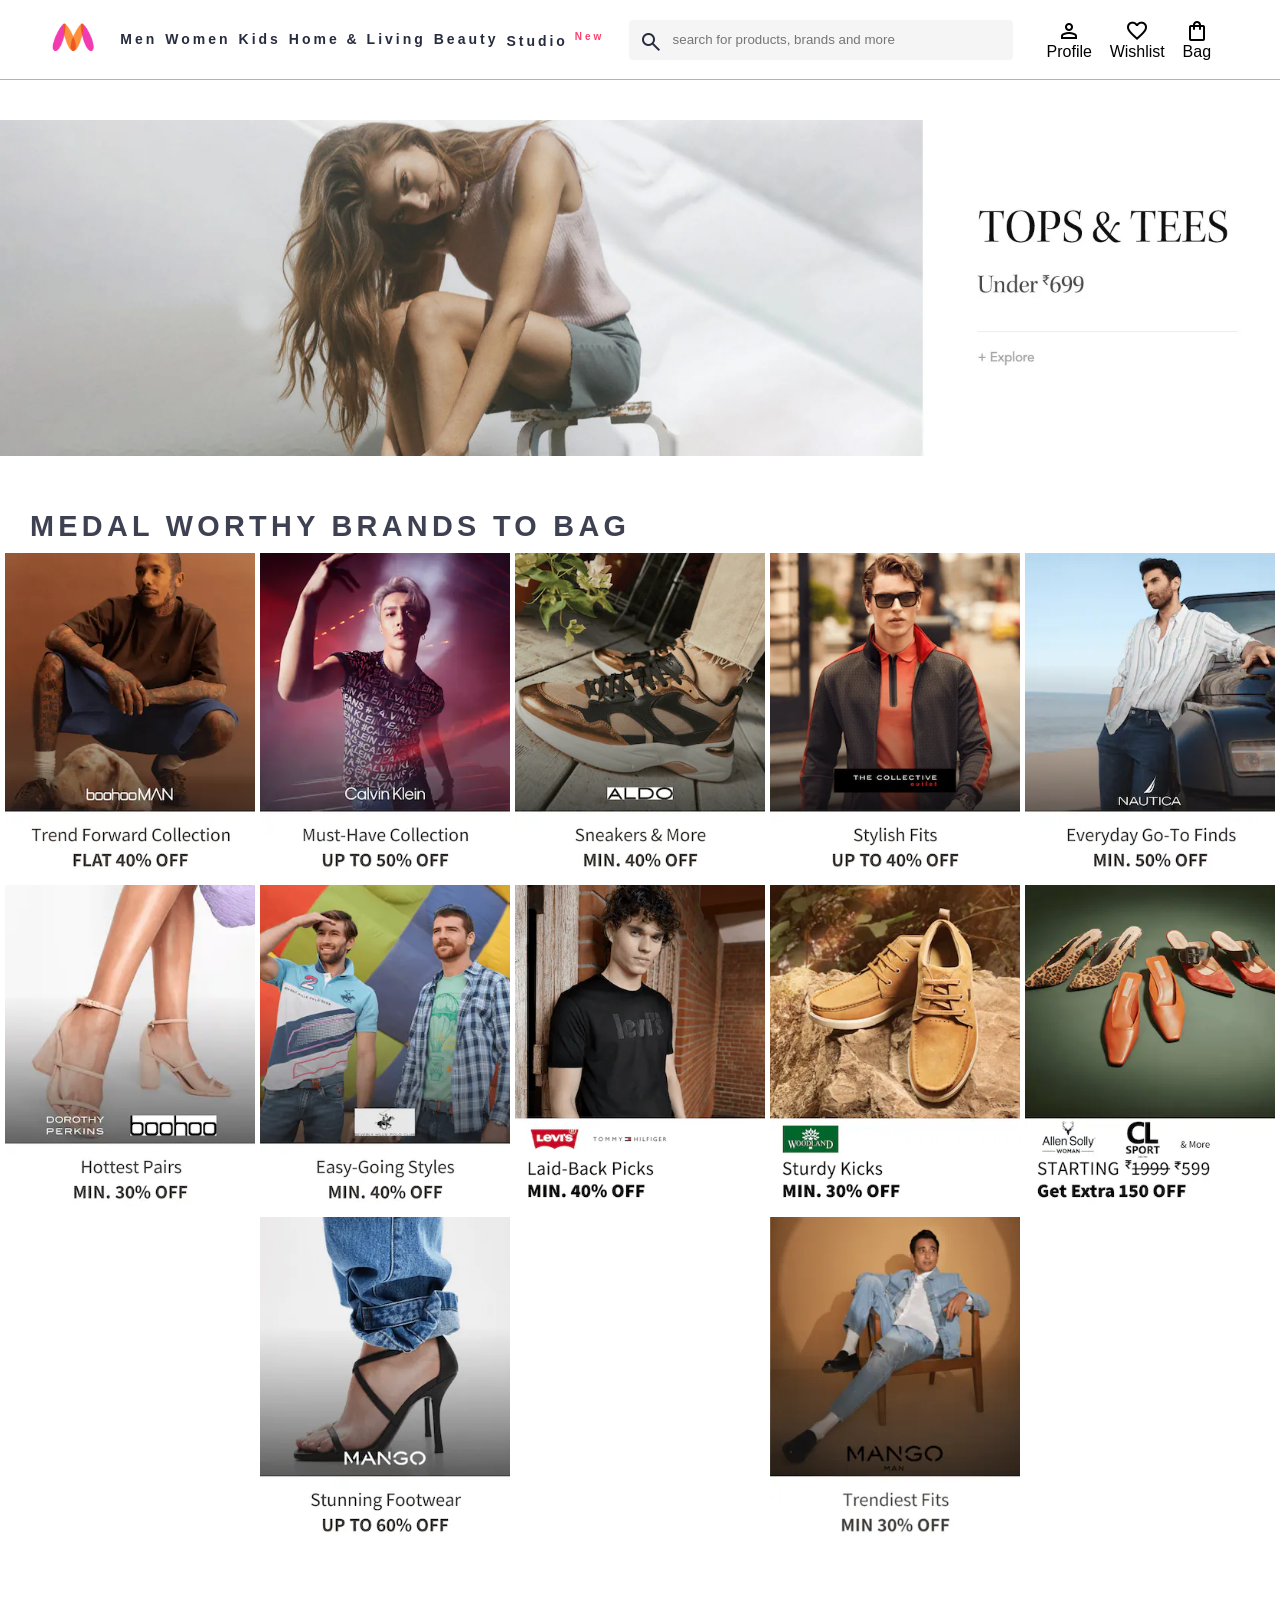
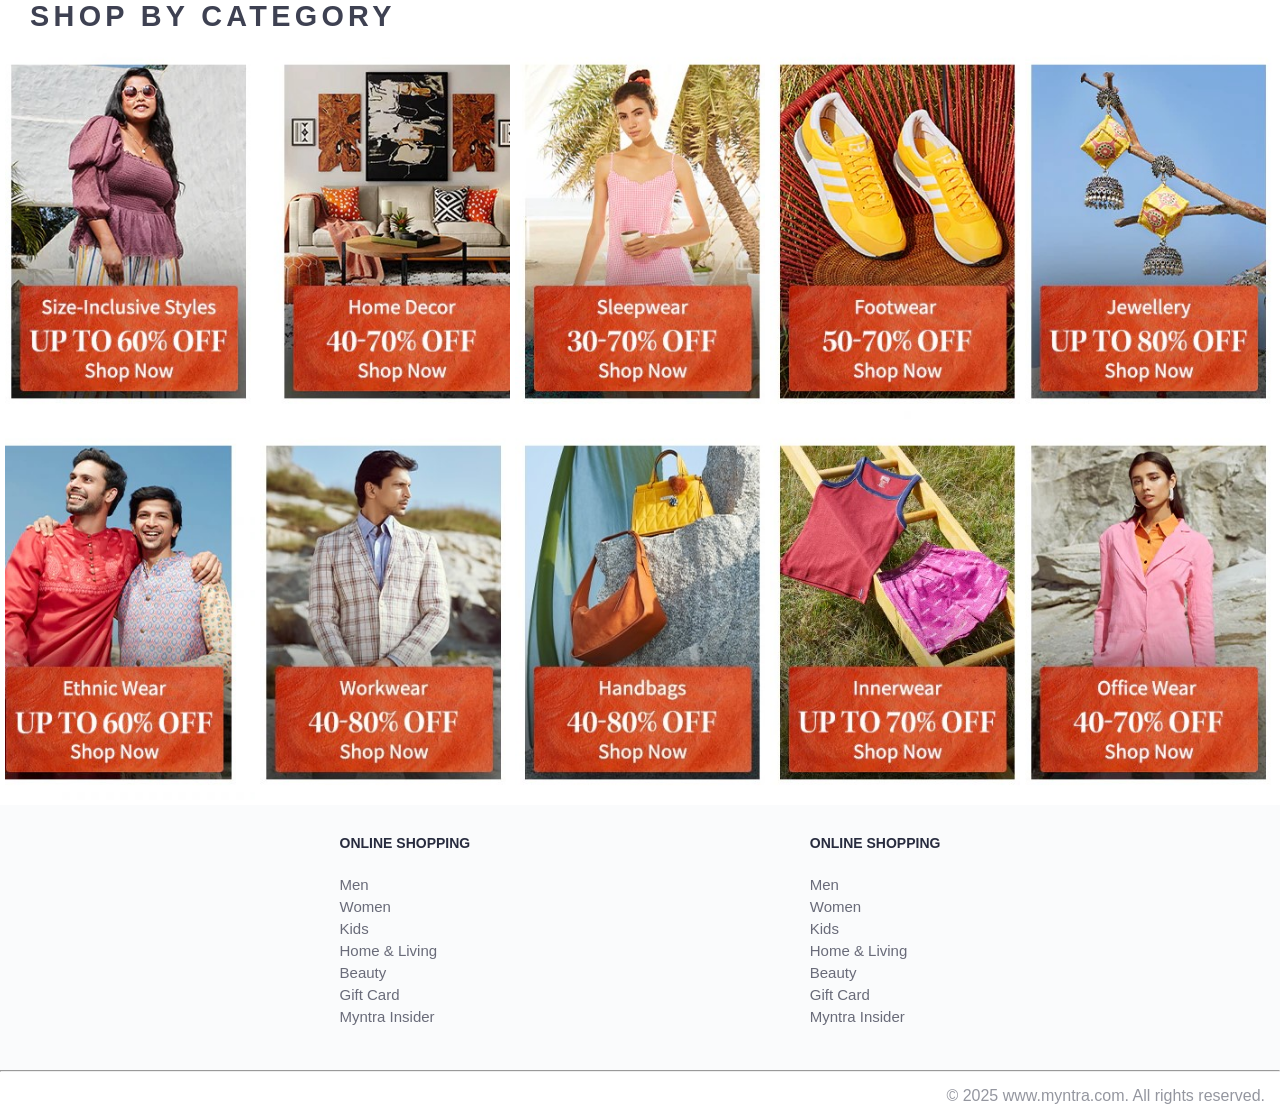
<file: MyntraClone/index.html>
<!DOCTYPE html>
<html lang="en">
<head>
    <title>Myntra Clone</title>
    <link rel="stylesheet" href="myntra.css">
    <link rel="stylesheet" href="https://fonts.googleapis.com/css2?family=Material+Symbols+Outlined:opsz,wght,FILL,GRAD@20..48,100..700,0..1,-50..200" />
  </head>
<body>
    <header>
          <div class="logo_container">
            <a href="#"><img class="myntra_home" src="images/myntra.webp" alt="Myntra Home"></a>
          </div>
          <nav class="nav_bar">
            <a href="#">Men</a>
            <a href="#">Women</a>
            <a href="#">Kids</a>
            <a href="#">Home & Living</a>
            <a href="#">Beauty</a>
            <a href="#">Studio <sup>New</sup></a>
          </nav>
          <div class="search_bar">
            <span class="material-symbols-outlined search_icon">
              search
              </span>
            <input class="search_input" placeholder="search for products, brands and more">
          </div>
          <div class="action_bar">

            <div class="action_container">
              <span class="material-symbols-outlined action_icon">
                person
                </span>
              <span class="action_name">Profile</span>
            </div> 

            <div class="action_container">
              <span class="material-symbols-outlined action_icon">
                favorite
                </span>
              <span class="action_name">Wishlist</span>
            </div> 

            <div class="action_container">
              <span class="material-symbols-outlined action_icon">
                shopping_bag
                </span>
              <span class="action_name">Bag</span>
            </div> 

         </div> 
    </header>
    <main>
        <div class="banner_container">
          <img class="banner_image" src="images/banner.jpg" alt="Main Banner">
        </div>
        <div class="category_heading">MEDAL WORTHY BRANDS TO BAG</div>
        <div class="category_items">
          <a href="#"><img class="sale_item" src="offers/1.png" alt=""></a>
          <a href="#"><img class="sale_item" src="offers/2.png" alt=""></a>
          <a href="#"><img class="sale_item" src="offers/3.png" alt=""></a>
          <a href="#"><img class="sale_item" src="offers/4.png" alt=""></a>
          <a href="#"><img class="sale_item" src="offers/5.png" alt=""></a>
          <a href="#"><img class="sale_item" src="offers/6.png" alt=""></a>
          <a href="#"><img class="sale_item" src="offers/7.png" alt=""></a>
          <a href="#"><img class="sale_item" src="offers/8.png" alt=""></a>
          <a href="#"><img class="sale_item" src="offers/9.png" alt=""></a>
          <a href="#"><img class="sale_item" src="offers/10.png" alt=""></a>
          <a href="#"><img class="sale_item" src="offers/11.png" alt=""></a>
          <a href="#"><img class="sale_item" src="offers/12.png" alt=""></a>
        </div>

        <div class="category_heading">SHOP BY CATEGORY</div>
        <div class="category_items">
          <a href="#"><img class="sale_item" src="offers/categories/1.jpg" alt=""></a>
          <a href="#"><img class="sale_item" src="offers/categories/2.jpg" alt=""></a>
          <a href="#"><img class="sale_item" src="offers/categories/3.jpg" alt=""></a>
          <a href="#"><img class="sale_item" src="offers/categories/4.jpg" alt=""></a>
          <a href="#"><img class="sale_item" src="offers/categories/5.jpg" alt=""></a>
          <a href="#"><img class="sale_item" src="offers/categories/6.jpg" alt=""></a>
          <a href="#"><img class="sale_item" src="offers/categories/7.jpg" alt=""></a>
          <a href="#"><img class="sale_item" src="offers/categories/8.jpg" alt=""></a>
          <a href="#"><img class="sale_item" src="offers/categories/9.jpg" alt=""></a>
          <a href="#"><img class="sale_item" src="offers/categories/10.jpg" alt=""></a>
        </div>
    </main>
    <footer>
      <div class="footer_container">
        <div class="footer_column">
          <h3>ONLINE SHOPPING</h3>

          <a href="#">Men</a>
            <a href="#">Women</a>
            <a href="#">Kids</a>
            <a href="#">Home & Living</a>
            <a href="#">Beauty</a>
            <a href="#">Gift Card</a>
            <a href="#">Myntra Insider</a>
        </div>
        
        <div class="footer_column">
          <h3>ONLINE SHOPPING</h3>

          <a href="#">Men</a>
            <a href="#">Women</a>
            <a href="#">Kids</a>
            <a href="#">Home & Living</a>
            <a href="#">Beauty</a>
            <a href="#">Gift Card</a>
            <a href="#">Myntra Insider</a>
        </div>


      </div>
      <hr>

      <div class="copyright">
        © 2025 www.myntra.com. All rights reserved.
      </div>
    </footer>
</html>
</file>
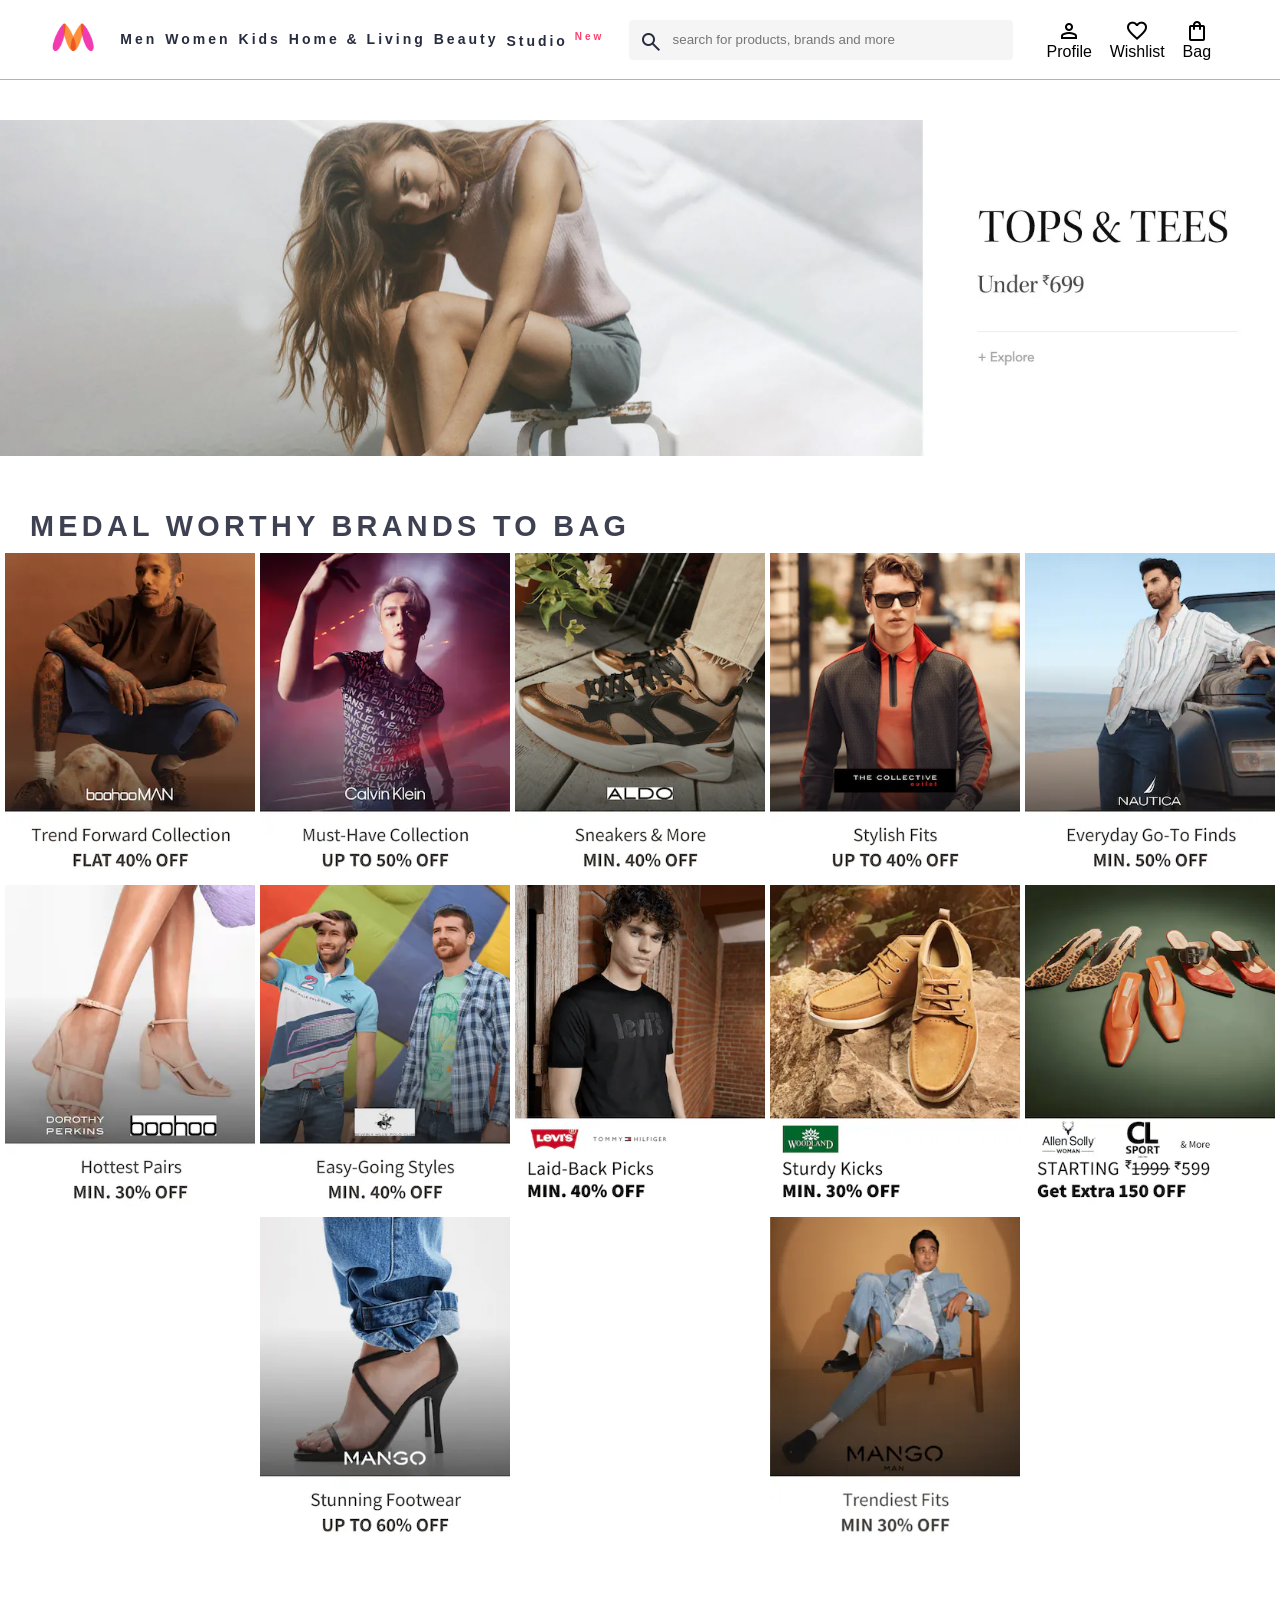
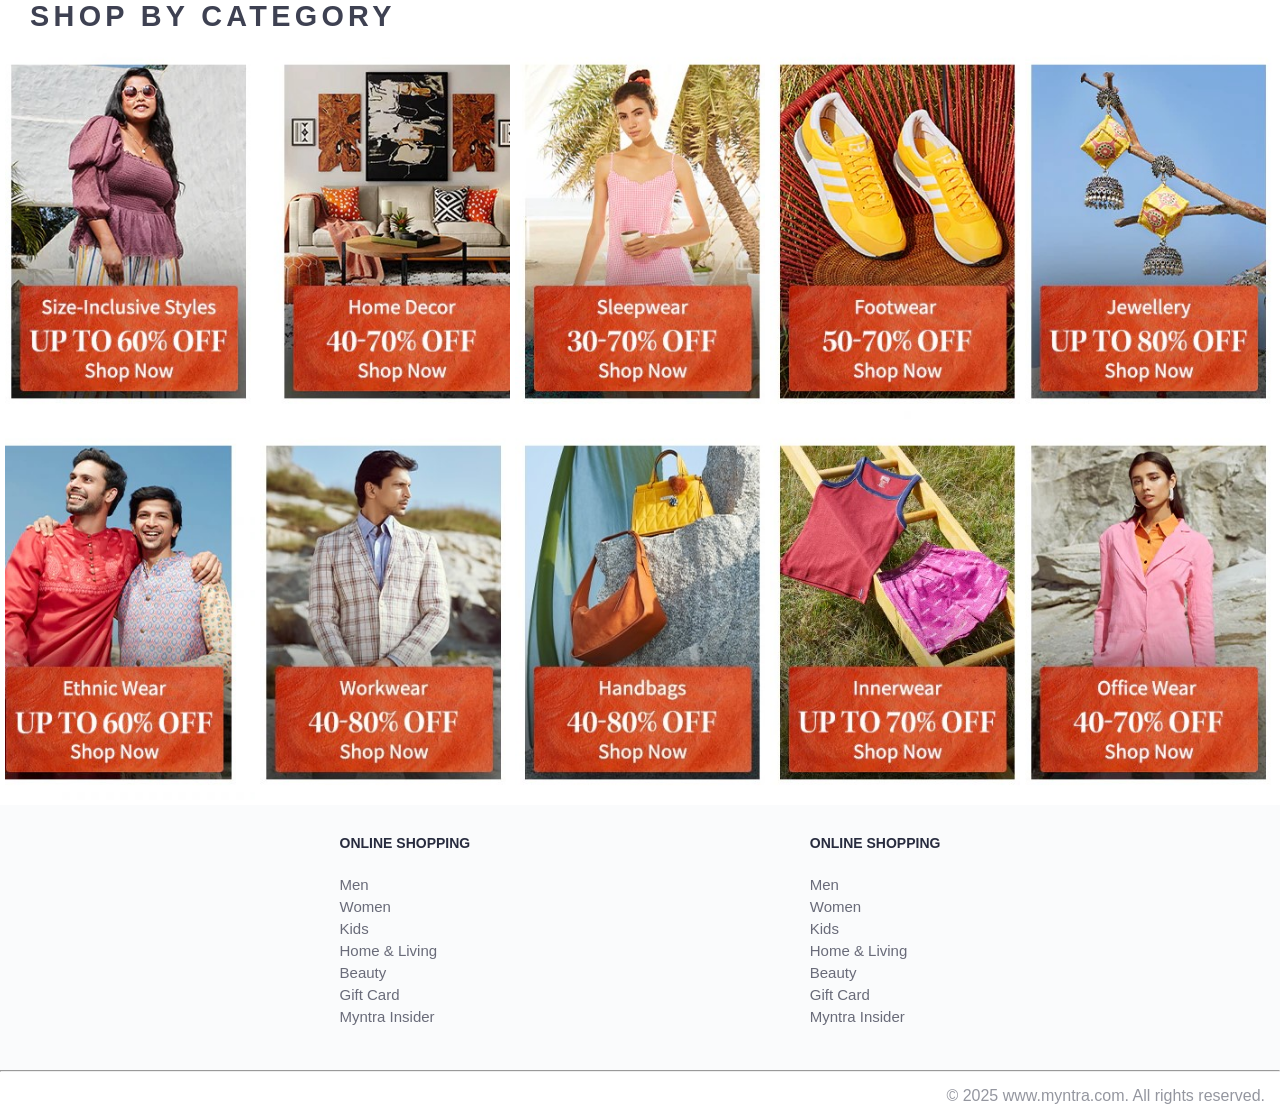
<file: MyntraClone/myntra.html>
<!DOCTYPE html>
<html lang="en">
<head>
    <title>Myntra Clone</title>
    <link rel="stylesheet" href="myntra.css">
    <link rel="stylesheet" href="https://fonts.googleapis.com/css2?family=Material+Symbols+Outlined:opsz,wght,FILL,GRAD@20..48,100..700,0..1,-50..200" />
  </head>
<body>
    <header>
          <div class="logo_container">
            <a href="#"><img class="myntra_home" src="images/myntra.webp" alt="Myntra Home"></a>
          </div>
          <nav class="nav_bar">
            <a href="#">Men</a>
            <a href="#">Women</a>
            <a href="#">Kids</a>
            <a href="#">Home & Living</a>
            <a href="#">Beauty</a>
            <a href="#">Studio <sup>New</sup></a>
          </nav>
          <div class="search_bar">
            <span class="material-symbols-outlined search_icon">
              search
              </span>
            <input class="search_input" placeholder="search for products, brands and more">
          </div>
          <div class="action_bar">

            <div class="action_container">
              <span class="material-symbols-outlined action_icon">
                person
                </span>
              <span class="action_name">Profile</span>
            </div> 

            <div class="action_container">
              <span class="material-symbols-outlined action_icon">
                favorite
                </span>
              <span class="action_name">Wishlist</span>
            </div> 

            <div class="action_container">
              <span class="material-symbols-outlined action_icon">
                shopping_bag
                </span>
              <span class="action_name">Bag</span>
            </div> 

         </div> 
    </header>
    <main>
        <div class="banner_container">
          <img class="banner_image" src="images/banner.jpg" alt="Main Banner">
        </div>
        <div class="category_heading">MEDAL WORTHY BRANDS TO BAG</div>
        <div class="category_items">
          <a href="#"><img class="sale_item" src="offers/1.png" alt=""></a>
          <a href="#"><img class="sale_item" src="offers/2.png" alt=""></a>
          <a href="#"><img class="sale_item" src="offers/3.png" alt=""></a>
          <a href="#"><img class="sale_item" src="offers/4.png" alt=""></a>
          <a href="#"><img class="sale_item" src="offers/5.png" alt=""></a>
          <a href="#"><img class="sale_item" src="offers/6.png" alt=""></a>
          <a href="#"><img class="sale_item" src="offers/7.png" alt=""></a>
          <a href="#"><img class="sale_item" src="offers/8.png" alt=""></a>
          <a href="#"><img class="sale_item" src="offers/9.png" alt=""></a>
          <a href="#"><img class="sale_item" src="offers/10.png" alt=""></a>
          <a href="#"><img class="sale_item" src="offers/11.png" alt=""></a>
          <a href="#"><img class="sale_item" src="offers/12.png" alt=""></a>
        </div>

        <div class="category_heading">SHOP BY CATEGORY</div>
        <div class="category_items">
          <a href="#"><img class="sale_item" src="offers/categories/1.jpg" alt=""></a>
          <a href="#"><img class="sale_item" src="offers/categories/2.jpg" alt=""></a>
          <a href="#"><img class="sale_item" src="offers/categories/3.jpg" alt=""></a>
          <a href="#"><img class="sale_item" src="offers/categories/4.jpg" alt=""></a>
          <a href="#"><img class="sale_item" src="offers/categories/5.jpg" alt=""></a>
          <a href="#"><img class="sale_item" src="offers/categories/6.jpg" alt=""></a>
          <a href="#"><img class="sale_item" src="offers/categories/7.jpg" alt=""></a>
          <a href="#"><img class="sale_item" src="offers/categories/8.jpg" alt=""></a>
          <a href="#"><img class="sale_item" src="offers/categories/9.jpg" alt=""></a>
          <a href="#"><img class="sale_item" src="offers/categories/10.jpg" alt=""></a>
        </div>
    </main>
    <footer>
      <div class="footer_container">
        <div class="footer_column">
          <h3>ONLINE SHOPPING</h3>

          <a href="#">Men</a>
            <a href="#">Women</a>
            <a href="#">Kids</a>
            <a href="#">Home & Living</a>
            <a href="#">Beauty</a>
            <a href="#">Gift Card</a>
            <a href="#">Myntra Insider</a>
        </div>
        
        <div class="footer_column">
          <h3>ONLINE SHOPPING</h3>

          <a href="#">Men</a>
            <a href="#">Women</a>
            <a href="#">Kids</a>
            <a href="#">Home & Living</a>
            <a href="#">Beauty</a>
            <a href="#">Gift Card</a>
            <a href="#">Myntra Insider</a>
        </div>


      </div>
      <hr>

      <div class="copyright">
        © 2025 www.myntra.com. All rights reserved.
      </div>
    </footer>
</html>
</file>
<file: MyntraClone/myntra.css>
*{
    margin: 0;
    padding: 0;
    font-family: Assistant,-apple-system, BlinkMacSystemFont, 'Segoe UI', Roboto, Helvetica, Arial,sans-serif;
    box-sizing: border-box;
}
header {
    display: flex;
    background-color:#ffffff;
    height: 80px;
    justify-content: space-between;
    align-items: center;
    border-bottom: 1px solid #b6b1b1;
}
.myntra_home {
     height: 45px;
}
.logo_container {
        margin-left: 4%;
}
.action_bar {
    margin-right: 4%;
}
.nav_bar {
    display: flex;
    min-width: 500px;
    justify-content: space-evenly;
}
.nav_bar a {
    font-size: 14px;
    letter-spacing: 3px;
    color: #282c3f;
    font-weight: 700;
    text-transform: capitalize;
    text-decoration: none;
    padding: 28px 0;
    /* border-bottom: 5px solid #ffffff; */
}
.nav_bar a:hover {
    border-bottom: 4px solid #f54e77;
}
.nav_bar a sup {
    color: #ff3f6c;
    font-size: 10px;
}
.search_bar {
    height: 40px;
    min-width: 200px;
    width: 30%;
    display: flex;
    align-items: center;
}
.search_icon {
    box-sizing: content-box;
    height: 20px;
    padding: 10px;
    background-color: #f5f5f6;
    color: #282c3f;
    font-weight: 300;
    border-radius: 4px 0 0 4px;
}
.search_input {
    color: #696e79;
    background-color: #f5f5f6;
    flex-grow: 1;
    height: 40px;
    border: 0;
    border-radius: 0 4px 4px 0;
}
.action_bar {
    display: flex;
    min-width: 200px;
    justify-content: space-evenly;
}
.action_container {
    display: flex;
    flex-direction: column;
    align-items: center;
}

/* Main Section */
.banner_container{
    margin: 40px 0;
}
.banner_image {
    width: 100%;
}
.category_heading{
    text-transform: uppercase;
    color: #3e4152;
    letter-spacing: .15em;
    font-size: 1.8em;
    margin: 50px 0 10px 30px;
    max-height: 5em;
    font-weight: 700;
}
.category_items{
    display: flex;
    flex-wrap: wrap;
    justify-content: space-evenly;
}
.sale_item{
    width: 250px;
}
.footer_container{
    padding: 30px 0px 40px 0px;
    background: #fafbfc;
    display: flex;
    justify-content: space-evenly;
}
.footer_column{
    display: flex;
    flex-direction: column;
}
.footer_column h3{
    color: #282c3f;
    font-size: 14px;
    margin-bottom: 25px;
}
.footer_column a{
    color: #696b79;
    font-size: 15px;
    text-decoration: none;
    padding-bottom: 5px;
}
.copyright{
    color: #94969f;
    text-align: end;
    padding: 15px;
}
</file>
